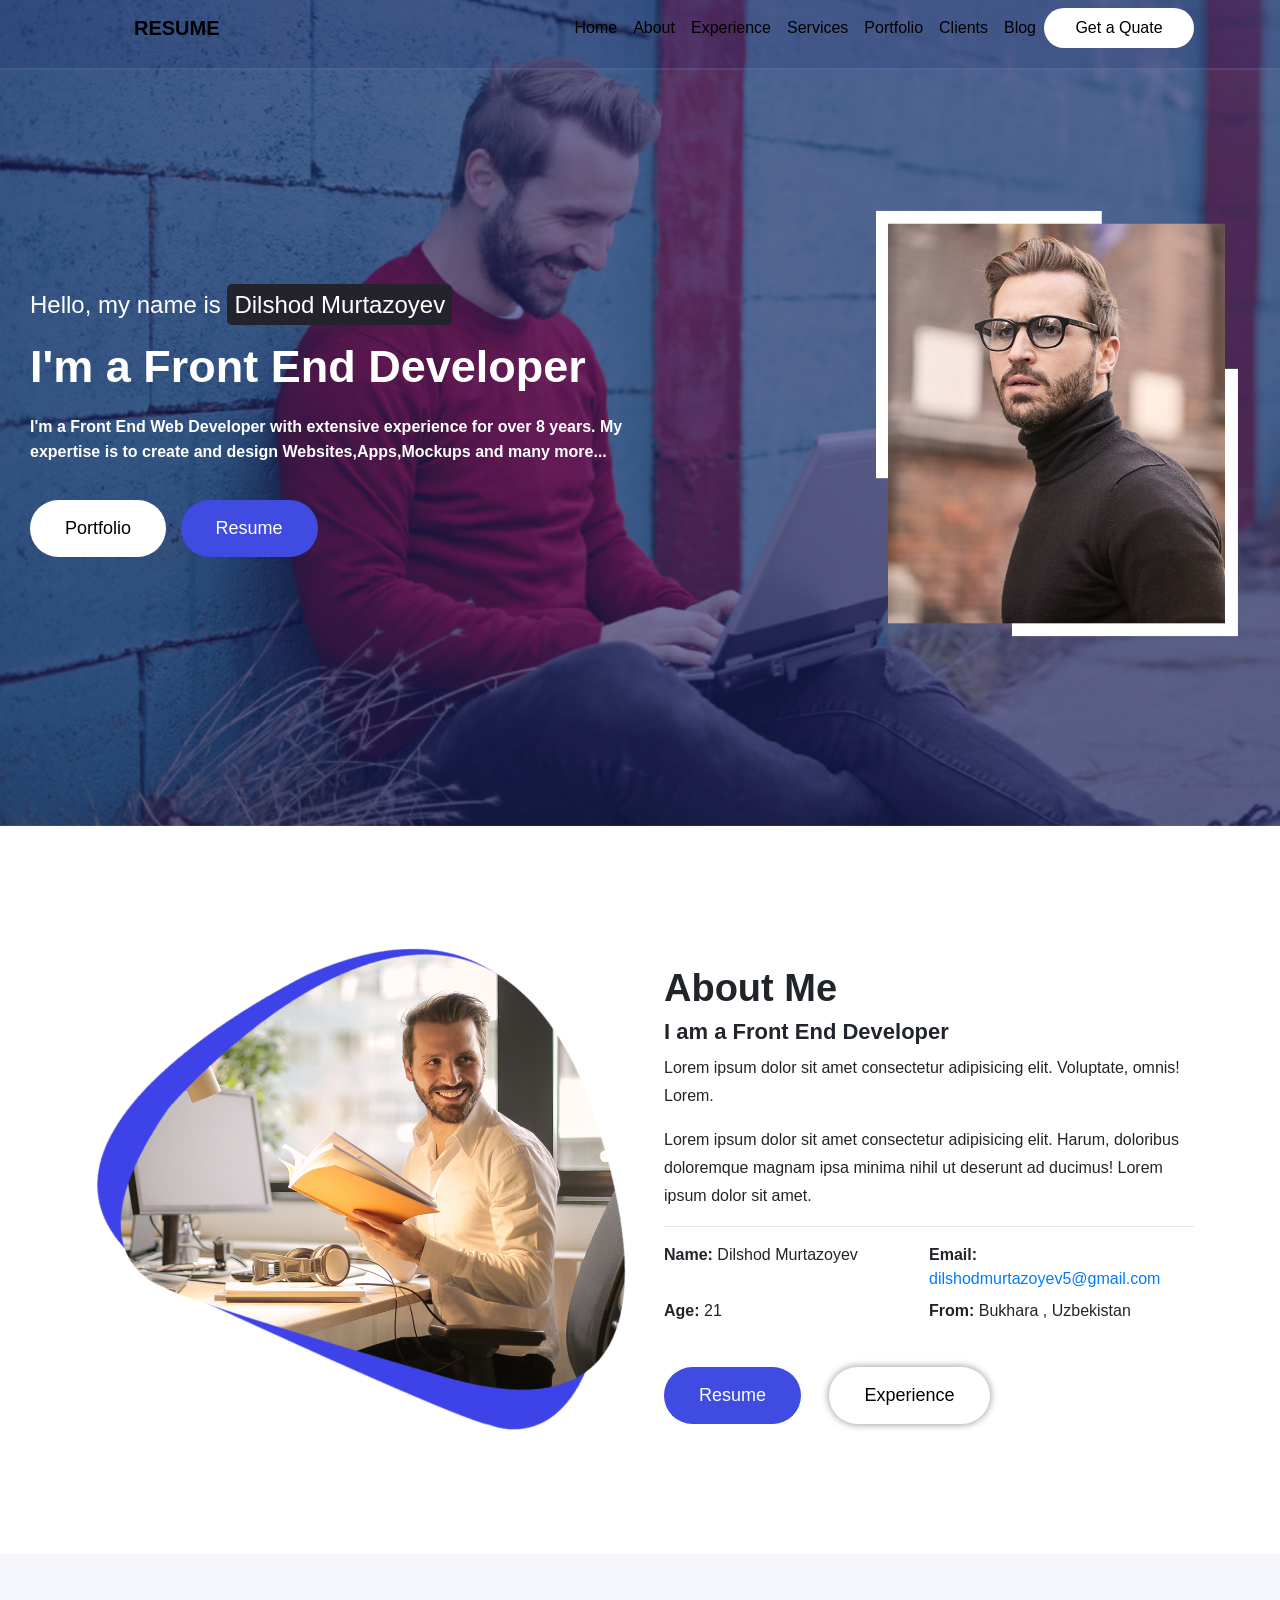
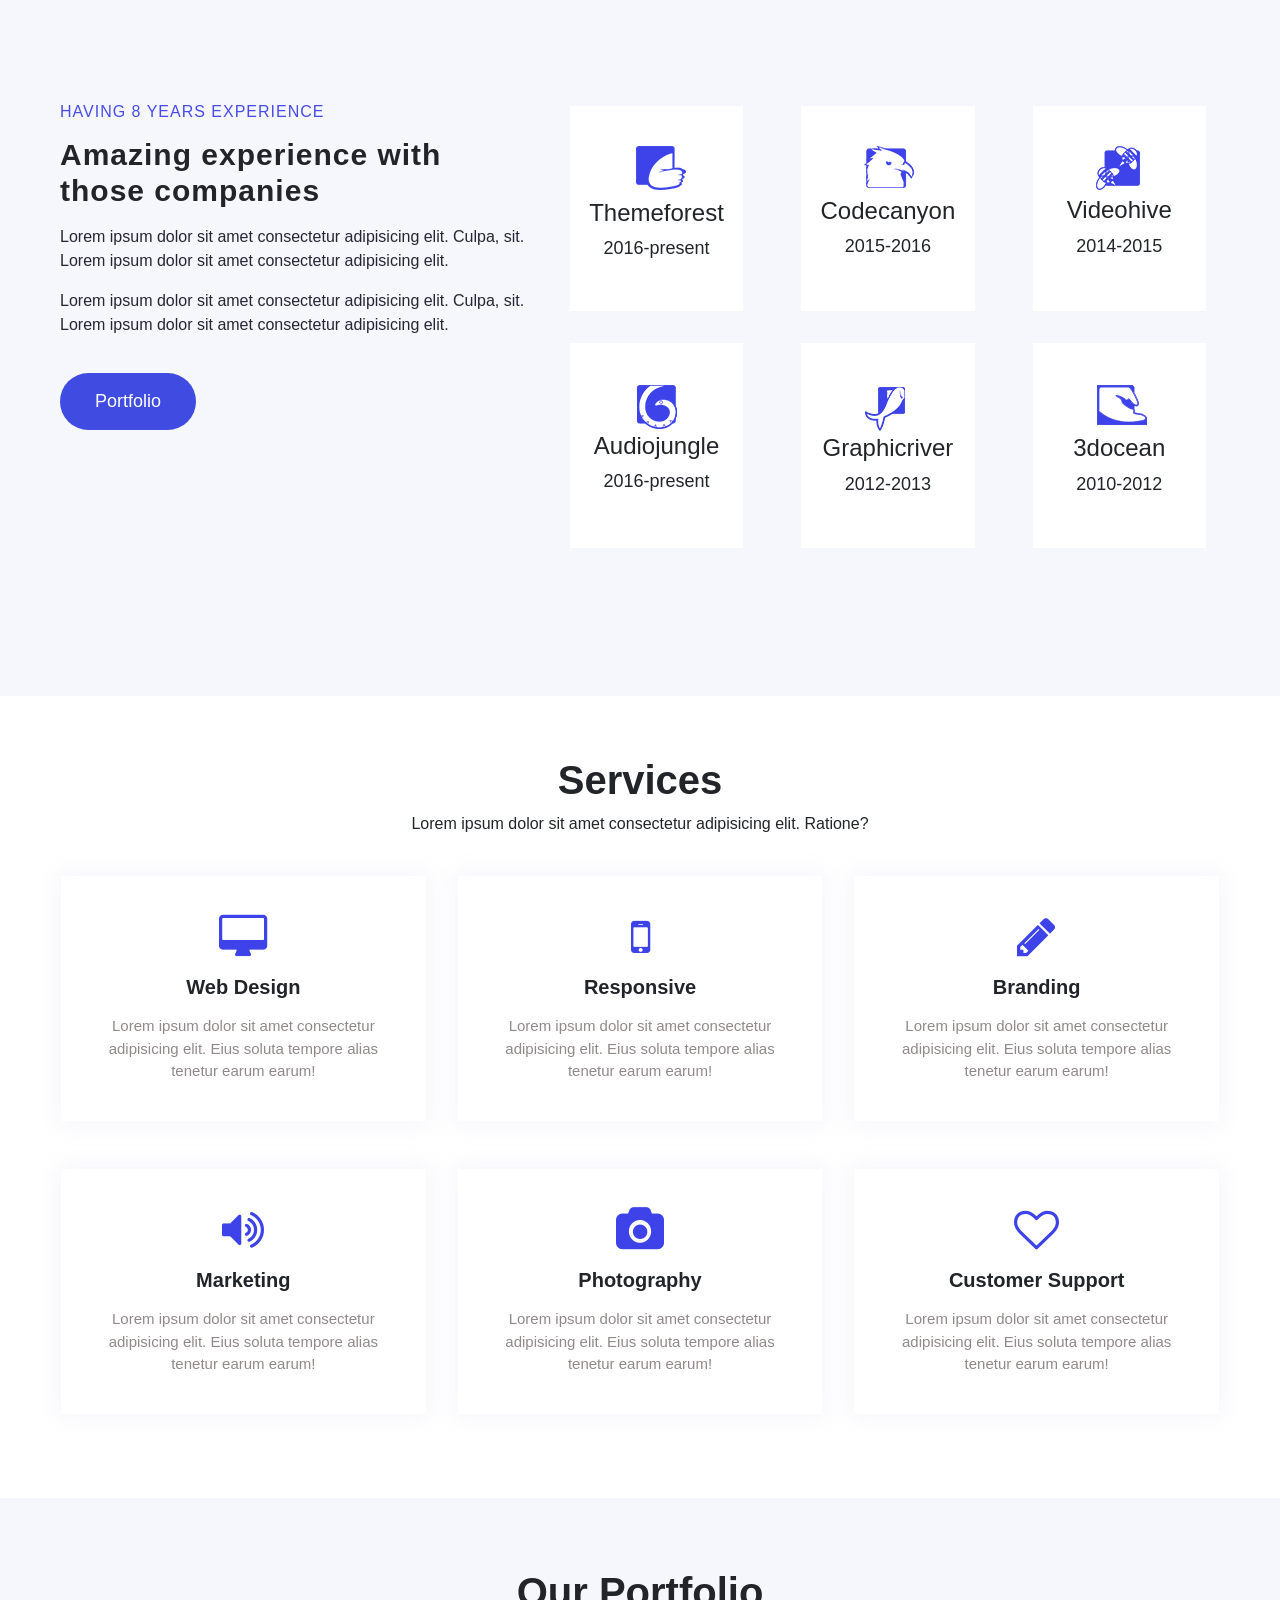
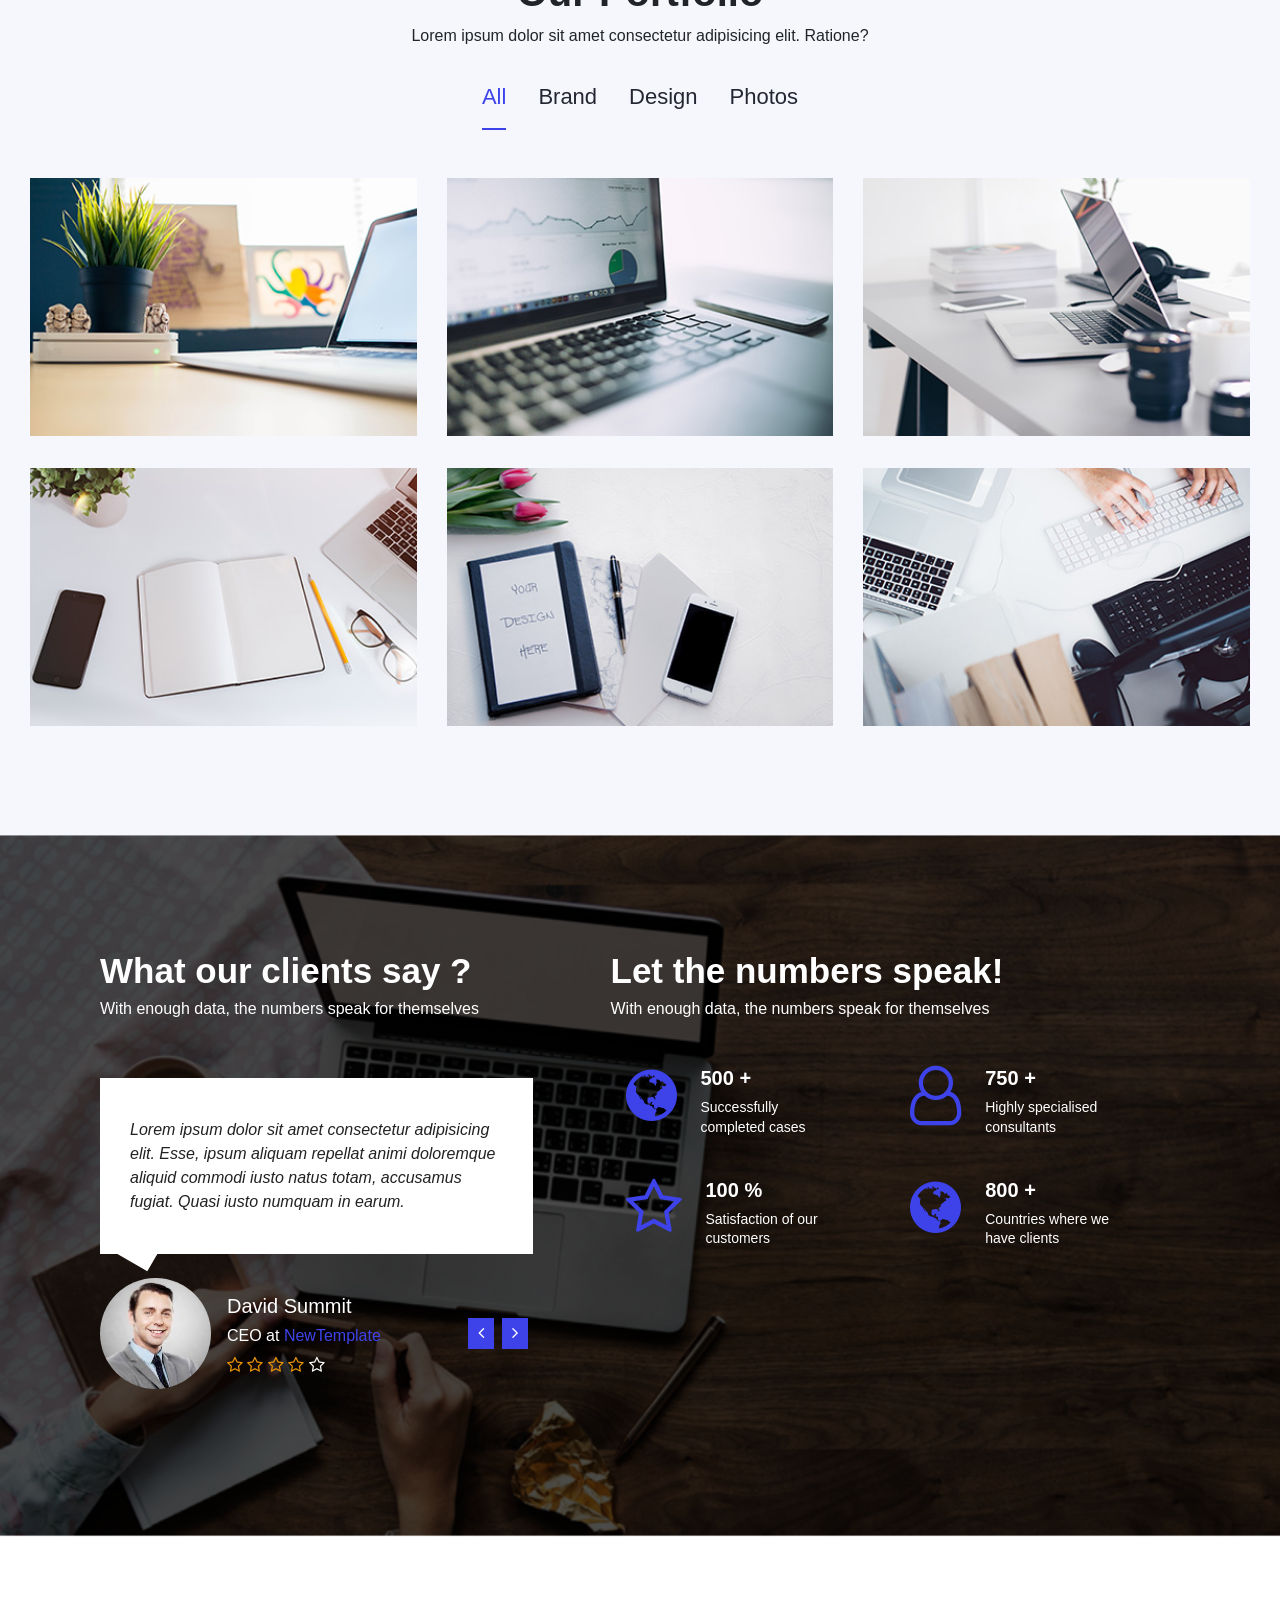
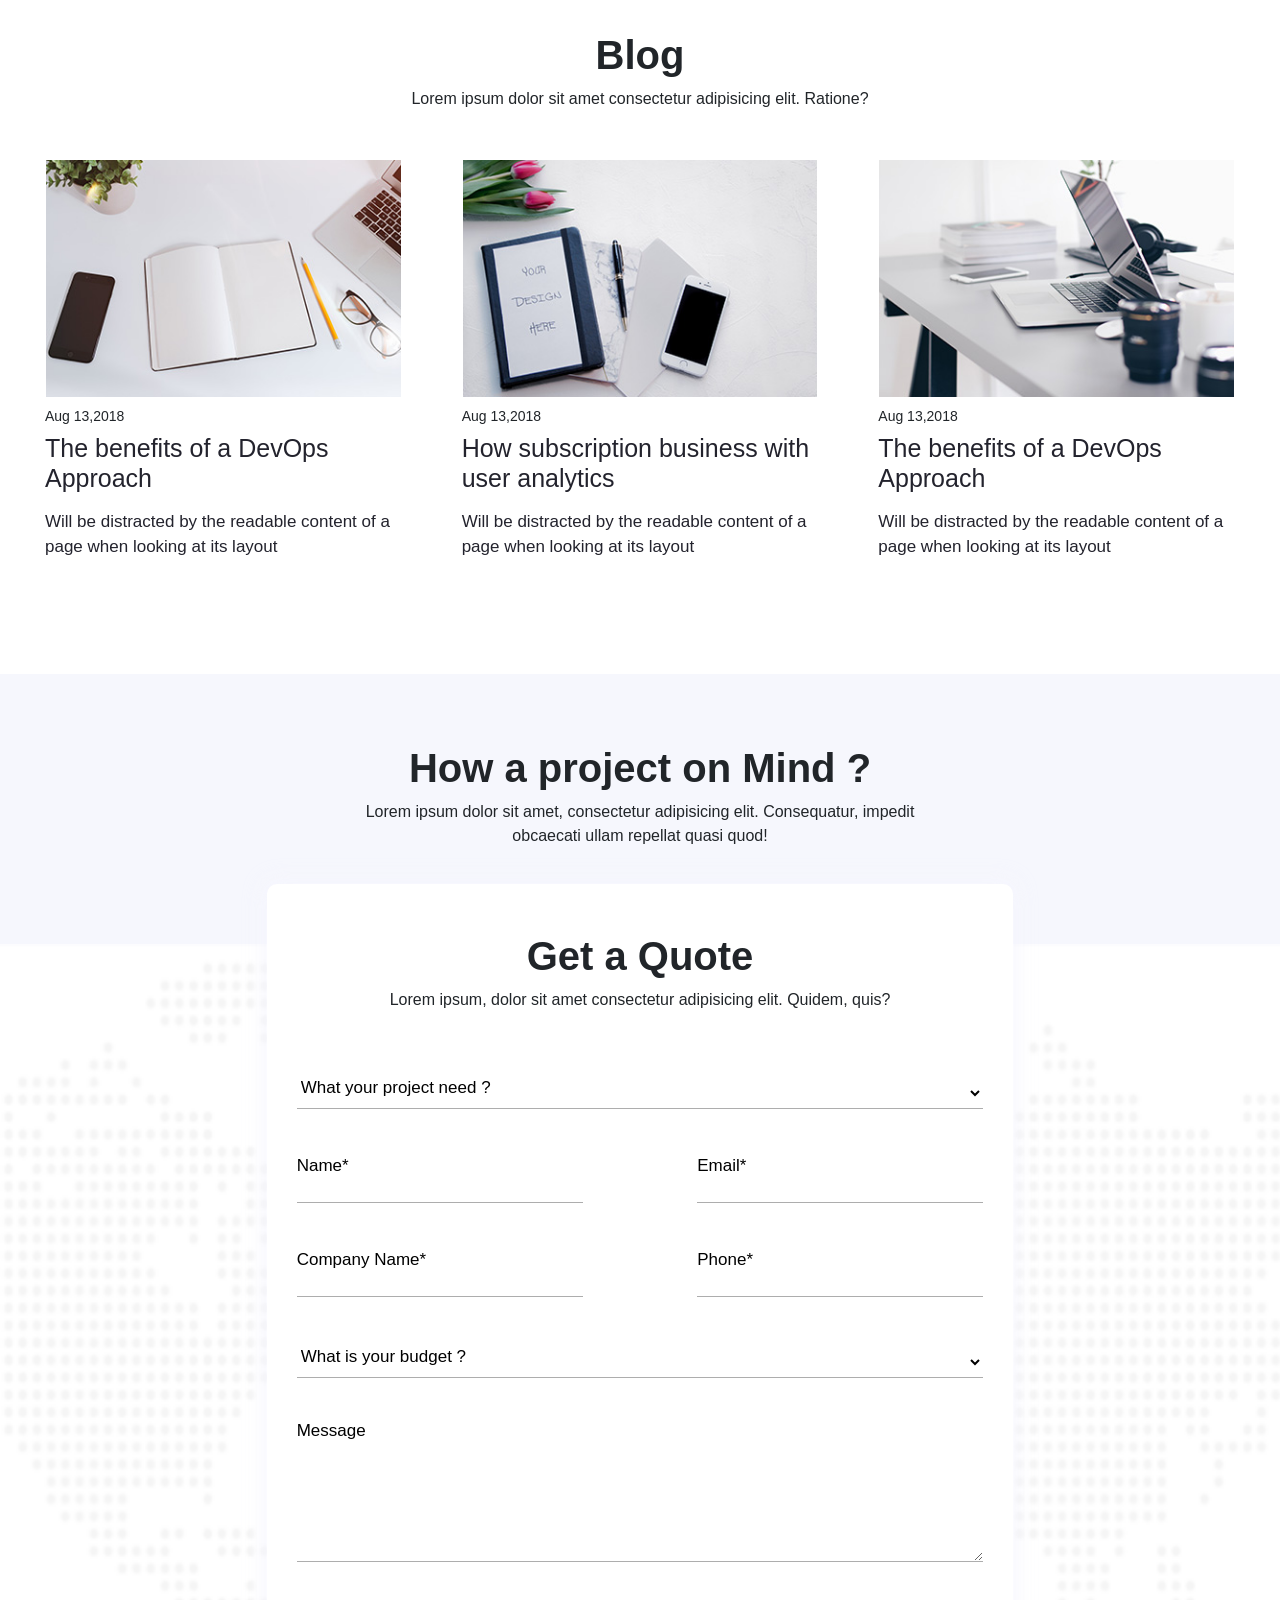
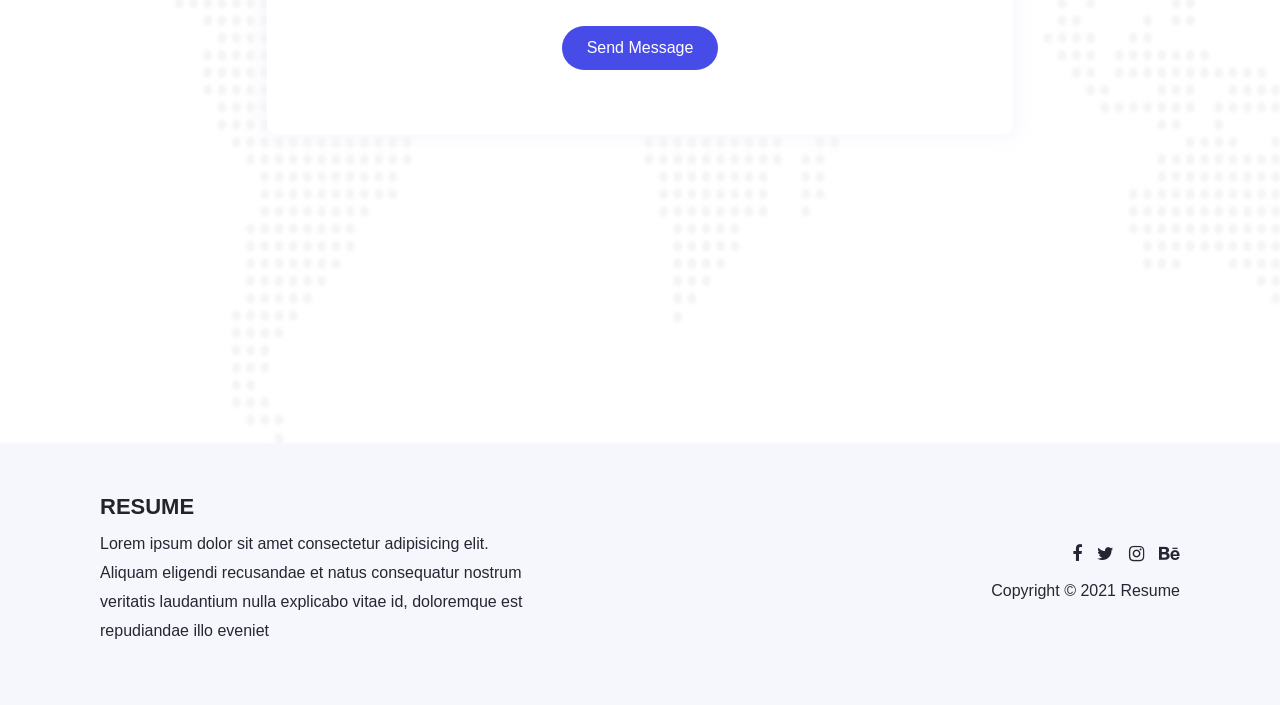
<file: index.html>
<!--Murtazoyev Dilshod-->
<!--Murtazoyev Dilshod-->
<!--Murtazoyev Dilshod-->
<!--Tel:(90) 014-58-67-->
<!--Telegram: @Web_Coder_00-->
<!DOCTYPE html>
<html lang="en">
<head>
    <meta charset="UTF-8"/>
    <title>Resume</title>
    <meta name="viewport" content="width=device-width, user-scalable=no, initial-scale=1.0, maximum-scale=1.0, minimum-scale=1.0">
    <meta http-equiv="X-UA-Compatible" content="ie=edge">
    <meta name="author" content="Murtazoyev Dilshod">
    <meta name="description" content="Resume uchun web site"/>
    <meta name="keywords" content="HTML , CSS , Bootstrap , JavaScriptni o'rganing !!!"/>
    <link rel="stylesheet" href="css/animate.css">
    <link rel="stylesheet" href="css/bootstrap.css">
    <link rel="stylesheet" href="css/style-desktop.css">
    <link rel="stylesheet" href="css/media.css">
    
    <link rel="stylesheet" href="css/font-awesome.css">
    <script type="text/javascript" src="js/wow.js"></script>
    <script type="text/javascript">
        new WOW().init();
    </script>
</head>
<body >
        <header class="wow bounceIn" data-wow-duration="2s">
                <div class="top-banner">
                     <div class="top-banner-bg-color">

                     </div>
                     <div class="container px-0 h-100">
                          <div class="row mx-0">
                              
                                  
                                  <div class="navbar navbar-expand-md  d-flex align-items-center justify-content-between">

                                    <a href="#" class="navbar-brand font-weight-bold text-white ml-5">RESUME</a>
                        
                                    <div class="menu-toggle" onclick="clickMenu()" id="menu-toggle">
                                        <div class="line1"></div>
                                        <div class="line2"></div>
                                        <div class="line3"></div>
                                    </div>
                        
                                    <ul class="navbar-nav text-right" id="menu">
                                        <li class="nav-item"><a href="" class="nav-link text-white">Home</a></li>
                                        <li class="nav-item"><a href="" class="nav-link text-white">About</a></li>
                                        <li class="nav-item"><a href="" class="nav-link text-white">Experience</a></li>
                                        <li class="nav-item"><a href="" class="nav-link text-white">Services</a></li>
                                        <li class="nav-item"><a href="" class="nav-link text-white">Portfolio</a></li>
                                        <li class="nav-item"><a href="" class="nav-link text-white">Clients</a></li>
                                        <li class="nav-item"><a href="" class="nav-link text-white">Blog</a></li>
                                        <button type="submit" class="bg-white border-0 get-a-quate">Get a Quate</button>
                                    </ul>
                        
                                </div>

                          </div>
                     </div>
                </div>
               
                <div class="my-full-information mt-xl-5 pb-xl-5">
                     <div class="container px-0 mt-xl-5 pb-xl-5" style="max-width: 1250px!important;">
                          <div class="row mx-0 pt-xl-5 pb-xl-5 d-xl-flex justify-content-xl-between d-md-flex justify-content-md-between">
                               <div class="wow bounceInLeft  col-xl-6 col-md-8 about-me" data-wow-duration="2s">
                                    <h2>Hello, my name is <span>Dilshod Murtazoyev</span></h2>
                                    <h4>I'm a Front End Developer</h4>
                                    <p>
                                        I'm a Front End Web Developer with extensive experience for over 8 years.
                                        My  expertise is to create and design Websites,Apps,Mockups and many more...
                                    </p>
                                    <div>
                                        <a href="" class="portfolio-button">Portfolio</a>
                                        <a href="" class="resume">Resume</a>
                                    </div>
                               </div>
                               <div class="wow bounceInRight col-xl-4 col-md-4 my-img d-flex justify-content-center align-items-center" data-wow-duration="2s">
                                   <img src="images/big-profile.png" class="w-100" alt="">
                               </div>
                          </div>
                     </div>
                </div>
        </header>

        <section class="wow bounceInUp" id="about-me-content" data-wow-duration="2s">
                 <div class="container p-2">
                      <div class="row mx-0">
                           <div class="wow bounceInLeft col-xl-6 col-md-6 about-me-img p-2 d-md-flex justify-content-md-center align-items-md-center" data-wow-duration="4s">
                                <img src="images/about-image.png" class="w-100" alt="">
                           </div>
                           <div class="wow bounceInRight col-xl-6 col-md-6 about-me-text p-2 pl-xl-4"  data-wow-duration="4s">
                                <h2 class="mt-4">About Me</h2>
                                <h4 class="mt-2">I am a Front End Developer</h4>
                                <p>
                                    Lorem ipsum dolor sit amet consectetur adipisicing elit. Voluptate, omnis!  Lorem.
                                </p>
                                <p>

                                </p>
                                <p>
                                    Lorem ipsum dolor sit amet consectetur adipisicing elit.
                                    Harum, doloribus doloremque magnam ipsa minima nihil ut deserunt ad ducimus! Lorem ipsum dolor sit amet.
                                </p>
                                <hr>
                                <div class="row mx-0">
                                     <div class="col-12 col-xl-6 px-0">
                                          <span  style="font-weight: 400;"> <b>Name: </b> Dilshod Murtazoyev</span>
                                     </div>
                                     <div class="col-12 col-xl-6 px-0">
                                          <span style="font-weight: 400;"> <b>Email: </b> <a href="">dilshodmurtazoyev5@gmail.com</a></span>
                                     </div>
                                </div>
                                <div class="row mx-0 mt-2">
                                     <div class="col-12 col-xl-6 px-0">
                                          <span style="font-weight: 400;"> <b>Age: </b>21</span>
                                     </div>
                                     <div class="col-12 col-xl-6 px-0">
                                          <span style="font-weight: 400;"> <b>From: </b> Bukhara , Uzbekistan</span>
                                     </div>
                                </div>
                                <div class="about-button mt-4">
                                    <a href="" class="resume-about mr-4">Resume</a>
                                    <a href="" class="experience-about">Experience</a>
                                </div>
                           </div data-wow-duration="4s">
                      </div>
                 </div>
        </section>

        <section class="wow bounceInLeft" id="experience" data-wow-duration="2s">
                 <div class="container" style="max-width: 1220px!important;">
                      <div class="row mx-0">
                           <div class="wow bounceInUp col-xl-5 experience-text" data-wow-duration="4s">
                                <h2 class="mt-xl-5">HAVING 8 YEARS EXPERIENCE</h2>
                                <h4 class="mt-3 mb-3">Amazing experience with those companies</h4>
                                <p>
                                    Lorem ipsum dolor sit amet consectetur adipisicing elit. Culpa, sit.
                                    Lorem ipsum dolor sit amet consectetur adipisicing elit.
                                </p>
                                <p>
                                    Lorem ipsum dolor sit amet consectetur adipisicing elit. Culpa, sit.
                                    Lorem ipsum dolor sit amet consectetur adipisicing elit.
                                </p>
                               <a href="" class="mb-xl-5 mb-5">Portfolio</a>
                           </div>
                           <div class="wow bounceInDown col-xl-7 experience-block px-0" data-wow-duration="4s">
                                <div class="row mx-0 mt-xl-5 d-xl-flex justify-content-xl-around d-md-flex justify-content-md-around">
                                     <div class="logo-company my-md-3 my-xl-1 col-xl-3 col-md-5 d-flex flex-column justify-content-center align-items-center">
                                         <img src="images/about-icon-01.png" alt="">
                                         <h2>Themeforest</h2>
                                         <p>2016-present</p>
                                     </div>
                                     <div class="logo-company my-md-3 my-xl-1 col-xl-3 col-md-5 d-flex flex-column justify-content-center align-items-center">
                                         <img src="images/about-icon-02.png" alt="">
                                         <h2>Codecanyon</h2>
                                         <p>2015-2016</p>
                                     </div>
                                    <div class="logo-company my-md-3 my-xl-1 col-xl-3 col-md-5 d-flex flex-column justify-content-center align-items-center">
                                         <img src="images/about-icon-03.png" alt="">
                                         <h2>Videohive</h2>
                                         <p>2014-2015</p>
                                     </div>
                                    <div class="logo-company my-md-3 my-xl-1 col-xl-3 col-md-5 d-none d-xl-none d-md-flex flex-md-column justify-content-md-center align-items-md-center">
                                        <img src="images/about-icon-04.png" alt="">
                                        <h2>Audiojungle</h2>
                                        <p>2013-2014</p>
                                    </div>
                                </div>
                                <div class="row mx-0 mt-xl-4 mb-xl-4 d-xl-flex justify-content-xl-around d-md-flex justify-content-md-around">
                                    <div class="logo-company my-md-3 my-xl-1 col-xl-3 col-md-5 d-flex d-xl-flex flex-column justify-content-center align-items-center d-md-none">
                                        <img src="images/about-icon-04.png" alt="">
                                        <h2>Audiojungle</h2>
                                        <p>2016-present</p>
                                    </div>
                                    <div class="logo-company my-md-3 my-xl-1 col-xl-3 col-md-5 d-flex flex-column justify-content-center align-items-center">
                                        <img src="images/about-icon-05.png" alt="">
                                        <h2>Graphicriver</h2>
                                        <p>2012-2013</p>
                                    </div>
                                    <div class="logo-company my-md-3 my-xl-1 col-xl-3 col-md-5 d-flex flex-column justify-content-center align-items-center">
                                        <img src="images/about-icon-06.png" alt="">
                                        <h2>3docean</h2>
                                        <p>2010-2012</p>
                                    </div>
                                </div>
                           </div>
                      </div>
                 </div>
        </section>

        <section class="wow bounceIn" id="services-content" data-wow-duration="2s">
                 <div class="container" style="max-width:1220px;">
                      <div class="row mx-0">
                           <div class="col-12 services-title">
                                <h2>Services</h2>
                                <p class="mt-2 text-center">Lorem ipsum dolor sit amet consectetur adipisicing elit. Ratione?</p>
                           </div>
                      </div>
                      <div class="row mx-0 d-xl-flex flex-xl-nowrap justify-content-xl-around align-items-xl-around service-block">
                           <div class="wow bounceInLeft services-box my-4 mx-3 md-block" data-wow-duration="2s">
                                <i class="fa fa-desktop"></i>
                                <div class="service-info">
                                     <h4 class="my-3">Web Design</h4>
                                     <p>
                                         Lorem ipsum dolor sit amet consectetur adipisicing elit.
                                         Eius soluta tempore alias tenetur earum earum!
                                     </p>
                                </div>
                           </div>
                           <div class="wow bounceInDown services-box my-4 mx-3 md-block" data-wow-duration="2s">
                                <i class="fa fa-mobile"></i>
                                <div class="service-info">
                                     <h4 class="my-3">Responsive</h4>
                                     <p>
                                         Lorem ipsum dolor sit amet consectetur adipisicing elit.
                                         Eius soluta tempore alias tenetur earum earum!
                                     </p>
                                </div>
                           </div>
                           <div class="wow bounceInRight services-box my-4 mx-3 md-block" data-wow-duration="2s">
                                <i class="fa fa-pencil"></i>
                                <div class="service-info">
                                     <h4 class="my-3">Branding</h4>
                                     <p>
                                         Lorem ipsum dolor sit amet consectetur adipisicing elit.
                                         Eius soluta tempore alias tenetur earum earum!
                                     </p>
                                </div>
                           </div>
                           <div class="wow bounceInLeft services-box my-4 mx-3 md-block marketing1"  data-wow-duration="2s">
                                  <i class="fa fa-volume-up"></i>
                                  <div class="service-info">
                                      <h4 class="my-3">Marketing</h4>
                                      <p>
                                          Lorem ipsum dolor sit amet consectetur adipisicing elit.
                                          Eius soluta tempore alias tenetur earum earum!
                                      </p>
                                  </div>
                           </div>
                      </div>
                      <div class="row mx-0 d-xl-flex flex-xl-nowrap justify-content-xl-around align-items-xl-around service-block">
                           <div class="wow bounceInLeft services-box my-4 mx-3 marketing2"  data-wow-duration="2s">
                                <i class="fa fa-volume-up"></i>
                                <div class="service-info">
                                     <h4 class="my-3">Marketing</h4>
                                     <p>
                                         Lorem ipsum dolor sit amet consectetur adipisicing elit.
                                         Eius soluta tempore alias tenetur earum earum!
                                     </p>
                                </div>
                           </div>
                           <div class="wow bounceInUp services-box my-4 mx-3 md-block"  data-wow-duration="2s">
                                <i class="fa fa-camera"></i>
                                <div class="service-info">
                                     <h4 class="my-3">Photography</h4>
                                     <p>
                                         Lorem ipsum dolor sit amet consectetur adipisicing elit.
                                         Eius soluta tempore alias tenetur earum earum!
                                     </p>
                                </div>
                           </div>
                           <div class="wow bounceInRight services-box my-4 mx-3 md-block"  data-wow-duration="2s">
                                <i class="fa fa-heart-o"></i>
                                <div class="service-info">
                                     <h4 class="my-3">Customer Support</h4>
                                     <p>
                                         Lorem ipsum dolor sit amet consectetur adipisicing elit.
                                         Eius soluta tempore alias tenetur earum earum!
                                     </p>
                                </div>
                           </div>
                      </div>
                 </div>
        </section>

        <section class="wow slideInDown" id="our-portfolio-content" data-wow-duration="2s">
               <div class="container" style="max-width: 1300px!important;">
                     <div class="row mx-0">
                           <div class="col-12 our-portfolio-title">
                               <h2>Our Portfolio</h2>
                               <p class="mt-2 text-center">Lorem ipsum dolor sit amet consectetur adipisicing elit. Ratione?</p>
                               <div class="design-types">
                                    <ul class="types-list my-3">
                                        <li> <a href="#" class="mx-3 active">All</a> </li>
                                        <li> <a href="#" class="mx-3">Brand</a> </li>
                                        <li> <a href="#" class="mx-3">Design</a> </li>
                                        <li> <a href="#" class="mx-3">Photos</a> </li>
                                    </ul>
                               </div>
                           </div>
                     </div>
                     <div class="row mx-0 my-4 our-portfolio-boxes">
                          <div class="wow slideInLeft col-lg-4 col-md-6 mb-4 mt-2 our-portfolio-box" data-wow-duration="2s">
                               <div class="portfolio-img-name-link">
                                   <img src="images/portfolio-01.jpg" alt="">
                                   <div class="brand">
                                       <a href="#">Brand</a>
                                   </div>
                                   <div class="name-portfolio-link">
                                       <div class="name-portfolio">
                                           <h4>Business Card</h4>
                                       </div>
                                       <div class="link-portfolio">
                                           <a href="#"><i class="fa fa-eye"></i></a>
                                           <a href="#"><i class="fa fa-link"></i></a>
                                       </div>
                                   </div>
                               </div>
                          </div>
                          <div class="wow slideInDown col-lg-4 col-md-6 mb-4 mt-2 our-portfolio-box" data-wow-duration="2s">
                               <div class="portfolio-img-name-link">
                                   <img src="images/portfolio-02.jpg" alt="">
                                   <div class="brand">
                                       <a href="#">Brand</a>
                                   </div>
                                   <div class="name-portfolio-link">
                                       <div class="name-portfolio">
                                           <h4>Animate Art</h4>
                                       </div>
                                       <div class="link-portfolio">
                                           <a href="#"><i class="fa fa-eye"></i></a>
                                           <a href="#"><i class="fa fa-link"></i></a>
                                       </div>
                                   </div>
                               </div>
                          </div>
                          <div class="wow slideInRight col-lg-4 col-md-6 mb-4 mt-2 our-portfolio-box" data-wow-duration="2s">
                               <div class="portfolio-img-name-link">
                                   <img src="images/portfolio-03.jpg" alt="">
                                   <div class="brand">
                                       <a href="#">Brand</a>
                                   </div>
                                   <div class="name-portfolio-link">
                                       <div class="name-portfolio">
                                           <h4>Business Card</h4>
                                       </div>
                                       <div class="link-portfolio">
                                           <a href="#"><i class="fa fa-eye"></i></a>
                                           <a href="#"><i class="fa fa-link"></i></a>
                                       </div>
                                   </div>
                               </div>
                          </div da>
                          <div class="wow slideInLeft col-lg-4 col-md-6 mb-4 mt-2 our-portfolio-box" data-wow-duration="2s">
                               <div class="portfolio-img-name-link">
                                   <img src="images/portfolio-04.jpg" alt="">
                                   <div class="brand">
                                       <a href="#">Brand</a>
                                   </div>
                                   <div class="name-portfolio-link">
                                       <div class="name-portfolio">
                                           <h4>Business Card</h4>
                                       </div>
                                       <div class="link-portfolio">
                                           <a href="#"><i class="fa fa-eye"></i></a>
                                           <a href="#"><i class="fa fa-link"></i></a>
                                       </div>
                                   </div>
                               </div>
                          </div>
                          <div class="wow bounceInUp col-lg-4 col-md-6 mb-4 mt-2 our-portfolio-box" data-wow-duration="2s">
                               <div class="portfolio-img-name-link">
                                   <img src="images/portfolio-05.jpg" alt="">
                                   <div class="brand">
                                       <a href="#">Brand</a>
                                   </div>
                                   <div class="name-portfolio-link">
                                       <div class="name-portfolio">
                                           <h4>Business Card</h4>
                                       </div>
                                       <div class="link-portfolio">
                                           <a href="#"><i class="fa fa-eye"></i></a>
                                           <a href="#"><i class="fa fa-link"></i></a>
                                       </div>
                                   </div>
                               </div>
                          </div>
                          <div class="wow slideInRight col-lg-4 col-md-6 mb-4 mt-2 our-portfolio-box" data-wow-duration="2s">
                               <div class="portfolio-img-name-link">
                                   <img src="images/portfolio-06.jpg" alt="">
                                   <div class="brand">
                                       <a href="#">Brand</a>
                                   </div>
                                   <div class="name-portfolio-link">
                                       <div class="name-portfolio">
                                           <h4>Business Card</h4>
                                       </div>
                                       <div class="link-portfolio">
                                           <a href="#"><i class="fa fa-eye"></i></a>
                                           <a href="#"><i class="fa fa-link"></i></a>
                                       </div>
                                   </div>
                               </div>
                          </div>
                     </div>
               </div>
        </section>

        <section class="wow bounceInRight" id="clients-content" data-wow-duration="2s">
                 <div class="container">
                      <div class="row mx-0">
                            <div class="wow bounceInDown col-lg-5" data-wow-duration="3s">
                                 <h2 class="mt-3">What our clients say ?</h2>
                                 <h4>With enough data, the numbers speak for themselves</h4>
                                 <div class="david-view">
                                      <p>
                                         <i>
                                             Lorem ipsum dolor sit amet consectetur adipisicing elit.
                                             Esse, ipsum aliquam repellat animi doloremque aliquid commodi iusto natus totam, accusamus fugiat.
                                             Quasi iusto numquam in earum.
                                         </i>
                                      </p>
                                 </div>
                                 <div class="row mx-0 david-summit mt-4 mb-5">
                                      <div class="col-8 px-0 david-img-text d-flex">
                                           <div class="david-img">
                                               <img src="images/test.jpg" alt="">
                                           </div>
                                           <div class="david-text ml-3">
                                                <h5 class="mt-3">
                                                    David Summit
                                                </h5>
                                                <h6>
                                                    CEO at <span>NewTemplate</span>
                                                </h6>
                                                <span>
                                                    <i class="fa fa-star-o"></i>
                                                    <i class="fa fa-star-o"></i>
                                                    <i class="fa fa-star-o"></i>
                                                    <i class="fa fa-star-o"></i>
                                                    <i class="fa fa-star-o"></i>
                                                </span>
                                           </div>
                                      </div>
                                      <div class="col-4 px-0 pagination d-flex justify-content-end align-items-center">
                                          <a href="" class="mx-1"> <i class="fa fa-angle-left"></i> </a>
                                          <a href="" class="mx-1"> <i class="fa fa-angle-right"></i> </a>
                                      </div>
                                 </div>
                            </div>
                            <div class="wow bounceInUp col-lg-7" data-wow-duration="3s">
                                 <div class="row mx-0 pl-lg-5">
                                      <div class="col-12 px-0">
                                          <h2 class="mt-3">Let the numbers speak!</h2>
                                          <h4>With enough data, the numbers speak for themselves</h4>
                                      </div>
                                 </div>
                                 <div class="row mx-0 mt-5 pl-lg-5">
                                      <div class="col-6">
                                           <div class="numbers-item d-flex">
                                                <div class="numbers-item-logo">
                                                     <i class="fa fa-globe"></i>
                                                </div>
                                                <div class="numbers-item-info ml-lg-4 ml-3">
                                                     <h5>500 +</h5>
                                                     <p>Successfully <br>completed cases</p>
                                                </div>
                                           </div>
                                      </div>
                                     <div class="col-6">
                                           <div class="numbers-item d-flex">
                                                <div class="numbers-item-logo">
                                                     <i class="fa fa-user-o"></i>
                                                </div>
                                                <div class="numbers-item-info ml-lg-4 ml-3 ">
                                                     <h5>750 +</h5>
                                                     <p>Highly specialised  <br>  consultants</p>
                                                </div>
                                           </div>
                                      </div>
                                      <div class="col-6 mt-4">
                                           <div class="numbers-item d-flex">
                                                <div class="numbers-item-logo">
                                                     <i class="fa fa-star-o"></i>
                                                </div>
                                                <div class="numbers-item-info ml-lg-4 ml-3 ">
                                                     <h5>100 %</h5>
                                                     <p>Satisfaction of our <br>customers</p>
                                                </div>
                                           </div>
                                      </div>
                                     <div class="col-6 mt-4">
                                           <div class="numbers-item d-flex">
                                                <div class="numbers-item-logo">
                                                     <i class="fa fa-globe"></i>
                                                </div>
                                                <div class="numbers-item-info ml-lg-4 ml-3 ">
                                                     <h5>800 +</h5>
                                                     <p>Countries where we <br> have clients</p>
                                                </div>
                                           </div>
                                      </div>
                                 </div>
                            </div>
                      </div>
                 </div>
        </section>

        <section class="wow slideInDown" id="blog-content" data-wow-duration="2s">
                 <div class="container py-4" style="max-width: 1280px!important;">
                      <div class="row mx-0">
                         <div class="col-12 blog-title">
                             <h2>Blog</h2>
                             <p class="mt-2 text-center">Lorem ipsum dolor sit amet consectetur adipisicing elit. Ratione?</p>
                         </div>
                     </div>
                      <div class="row mx-0 mt-4">
                          <div class="wow bounceInLeft col-lg-4 col-md-6 mb-4 mt-2" data-wow-duration="2s">
                               <div class="row mx-0 px-0">
                                    <div class="col-12">
                                        <div class="blog-img-name-link">
                                            <img src="images/portfolio-04.jpg" alt="">
                                            <div class="news">
                                                <a href="#">NEWS</a>
                                            </div>
                                        </div>
                                    </div>
                                   <div class="col-12 mt-0 blog-img-name-info">
                                       <h4>Aug 13,2018</h4>
                                       <h3 class="my-2">The benefits of a DevOps Approach</h3>
                                       <p class="mt-3">Will be distracted by the readable content of a page when looking at its layout</p>
                                   </div>
                               </div>
                          </div>
                          <div class="wow bounceInUp col-lg-4 col-md-6 mb-4 mt-2" data-wow-duration="2s">
                               <div class="row mx-0 px-0">
                                    <div class="col-12">
                                        <div class="blog-img-name-link">
                                            <img src="images/portfolio-05.jpg" alt="">
                                            <div class="news">
                                                <a href="#">NEWS</a>
                                            </div>
                                        </div>
                                    </div>
                                   <div class="col-12 mt-0 blog-img-name-info">
                                       <h4>Aug 13,2018</h4>
                                       <h3 class="my-2">How subscription business with user analytics</h3>
                                       <p class="mt-3">Will be distracted by the readable content of a page when looking at its layout</p>
                                   </div>
                               </div>
                          </div>
                          <div class="wow bounceInRight col-lg-4 col-md-6 mb-4 mt-2" data-wow-duration="2s">
                               <div class="row mx-0 px-0">
                                    <div class="col-12">
                                        <div class="blog-img-name-link">
                                            <img src="images/portfolio-03.jpg" alt="">
                                            <div class="news">
                                                <a href="#">NEWS</a>
                                            </div>
                                        </div>
                                    </div>
                                   <div class="col-12 mt-0 blog-img-name-info">
                                       <h4>Aug 13,2018</h4>
                                       <h3 class="my-2">The benefits of a DevOps Approach</h3>
                                       <p class="mt-3">Will be distracted by the readable content of a page when looking at its layout</p>
                                   </div>
                               </div>
                          </div>
                      </div>
                 </div>
        </section>

        <section class="wow bounceInDown" id="project-mind" data-wow-duration="2s">
                 <div class="container">
                      <div class="row mx-0 d-flex justify-content-center">
                          <div class="col-12 col-lg-7 project-mind-title">
                               <h2>How a project on Mind ?</h2>
                               <p class="mt-2 text-center">
                                   Lorem ipsum dolor sit amet, consectetur adipisicing elit. Consequatur, impedit
                                   obcaecati ullam repellat quasi quod!
                               </p>
                          </div>
                      </div>
                 </div>
        </section>

        <section class="wow bounceIn" id="get-quate" data-wow-duration="3s">
                 <div class="container">
                      <div class="row mx-0 d-flex flex-column align-items-center">
                           <div class="wow bounceInUp col-lg-7 py-5 get-quate-information" data-wow-duration="2s">
                               <div class="row mx-0 d-flex justify-content-center">
                                   <div class="col-12 get-quate-title">
                                       <h2>Get a Quote</h2>
                                       <p class="mt-2 text-center">
                                           Lorem ipsum, dolor sit amet consectetur adipisicing elit. Quidem, quis?
                                       </p>
                                   </div>
                                   <div class="col-12 mt-5 mb-3 get-quate-form">
                                       <form action="">
                                             <select name="project-need" id="projext-needs" class="w-100">
                                                     <option value="What your project need ?">What your project need ?</option>
                                                     <option value="Custom interface and layout">Custom interface and layout</option>
                                                     <option value="CMS integrations (Wordpress)">CMS integrations (Wordpress)</option>
                                                     <option value="Website design">Website Design</option>
                                                     <option value="SEO optimization">SEO optimization</option>
                                             </select>
                                       </form>
                                   </div>
                                   <div class="col-12 mt-5">
                                        <div class="row mx-0 d-lg-flex justify-content-lg-between d-md-flex justify-content-md-between">
                                               <div class="col-lg-5 col-12 col-md-5 px-0 position-relative group">
                                                   <input type="text" name="fsname" id="name" required="required">
                                                   <label for="">Name*</label>
                                                   <span class="border-bottom"></span>
                                               </div>
                                              <div class="col-lg-5 col-12 col-md-5 mt-md-0 mt-5 mt-xl-0 px-0 position-relative group">
                                                   <input type="email" name="email" id="email" required="required">
                                                   <label for="">Email*</label>
                                                   <span class="border-bottom"></span>
                                               </div>
                                        </div>
                                   </div>
                                    <div class="col-12 mt-3">
                                        <div class="row mx-0 mt-5 d-lg-flex justify-content-lg-between d-md-flex justify-content-md-between">
                                            <div class="col-lg-5 col-12 col-md-5  px-0 position-relative group">
                                                <input type="text" name="cname" id="cname" required="required">
                                                <label for="">Company Name*</label>
                                                <span class="border-bottom"></span>
                                            </div>
                                            <div class="col-lg-5 col-12 col-md-5 mt-md-0 mt-5 mt-xl-0 px-0 position-relative group">
                                                <input type="phone" name="phone" id="phone" required="required">
                                                <label for="">Phone*</label>
                                                <span class="border-bottom"></span>
                                            </div>
                                        </div>
                                    </div>
                                   <div class="col-12 mt-5 mb-3 get-quate-form">
                                       <form action="">
                                           <select id="your-project-budget" name="budget">
                                               <option value="What is your budget">What is your budget ?</option>
                                               <option value="Custom interface and layout">More than 300$</option>
                                               <option value="CMS integrations (Wordpress)">Less than 300$</option>
                                               <option value="CMS integrations (Wordpress)">More than 1000$</option>
                                           </select>
                                       </form>
                                   </div>
                                   <div class="col-12 mt-5 mb-3" style="height: 120px;">
                                        <div class="message-group">
                                             <textarea name="message" required="required"></textarea>
                                             <label>Message</label>
                                             <span class="textarea-border"></span>
                                        </div>
                                   </div>
                                   <div class="col-12 mt-5 sendmessage-button d-flex justify-content-center">
                                           <a href="">Send Message</a>
                                   </div>
                               </div>
                           </div>
                           <div class="col-lg-8">
                                <div class="row mx-0 ">
                                     <div class="wow bounceInLeft col-lg-4 col-12 d-flex align-items-center flex-column details" data-wow-duration="2s">
                                          <i class="fa fa-mobile"></i>
                                          <h4>Call Us</h4>
                                          <p class="text-center">+998990145867<br> +998990145867</p>
                                     </div>
                                     <div class="wow bounceInDown col-lg-4 col-12 d-flex align-items-center flex-column details" data-wow-duration="2s">
                                          <i class="fa fa-envelope-o"></i>
                                          <h4>Email Us</h4>
                                          <p class="text-center">dilshodmurtazoyev5@gmail.com <br> dilshodmurtazoyev5@gmail.com </p>
                                     </div>
                                     <div class="wow bounceInRight col-lg-4 col-12 d-flex align-items-center flex-column details" data-wow-duration="2s">
                                          <i class="fa fa-map-marker"></i>
                                          <h4>Address</h4>
                                          <p class="text-center">Bukhara Kagan, 16/30 <br>Bukhara , Uzbekistan</p>
                                     </div>
                                </div>
                           </div>
                      </div>
                 </div>
        </section>

        <footer class="wow bounce" data-wow-duration="2s">
              <div class="container">
                   <div class="row mx-0">
                        <div class="wow bounceInLeft col-lg-5 col-12 resume-footer" data-wow-duration="2s">
                             <h3>Resume</h3>
                             <p>
                                   Lorem ipsum dolor sit amet consectetur adipisicing elit.
                                   Aliquam eligendi recusandae et natus consequatur nostrum
                                   veritatis laudantium nulla explicabo vitae id, doloremque est repudiandae illo eveniet
                             </p>
                        </div>
                       <div class="wow bounceInRight col-lg-7 col-12 my-4 my-lg-0 mt social-media-info" data-wow-duration="2s">
                               <ul class="mb-0">
                                   <li> <a href="">  <i class="fa fa-facebook"></i> </a>  </li>
                                   <li> <a href="">  <i class="fa fa-twitter"></i> </a>  </li>
                                   <li> <a href="">  <i class="fa fa-instagram"></i> </a>  </li>
                                   <li> <a href="">  <i class="fa fa-behance"></i> </a>  </li>
                               </ul>
                               <p class="">Copyright © 2021 Resume</p>
                       </div>
                   </div>

              </div>
        </footer>


        <script src="js/jquery.js"></script>
        <script src="js/bootstrap.js"></script>
        <script src="js/main.js"></script>

</body>
</html>
</file>
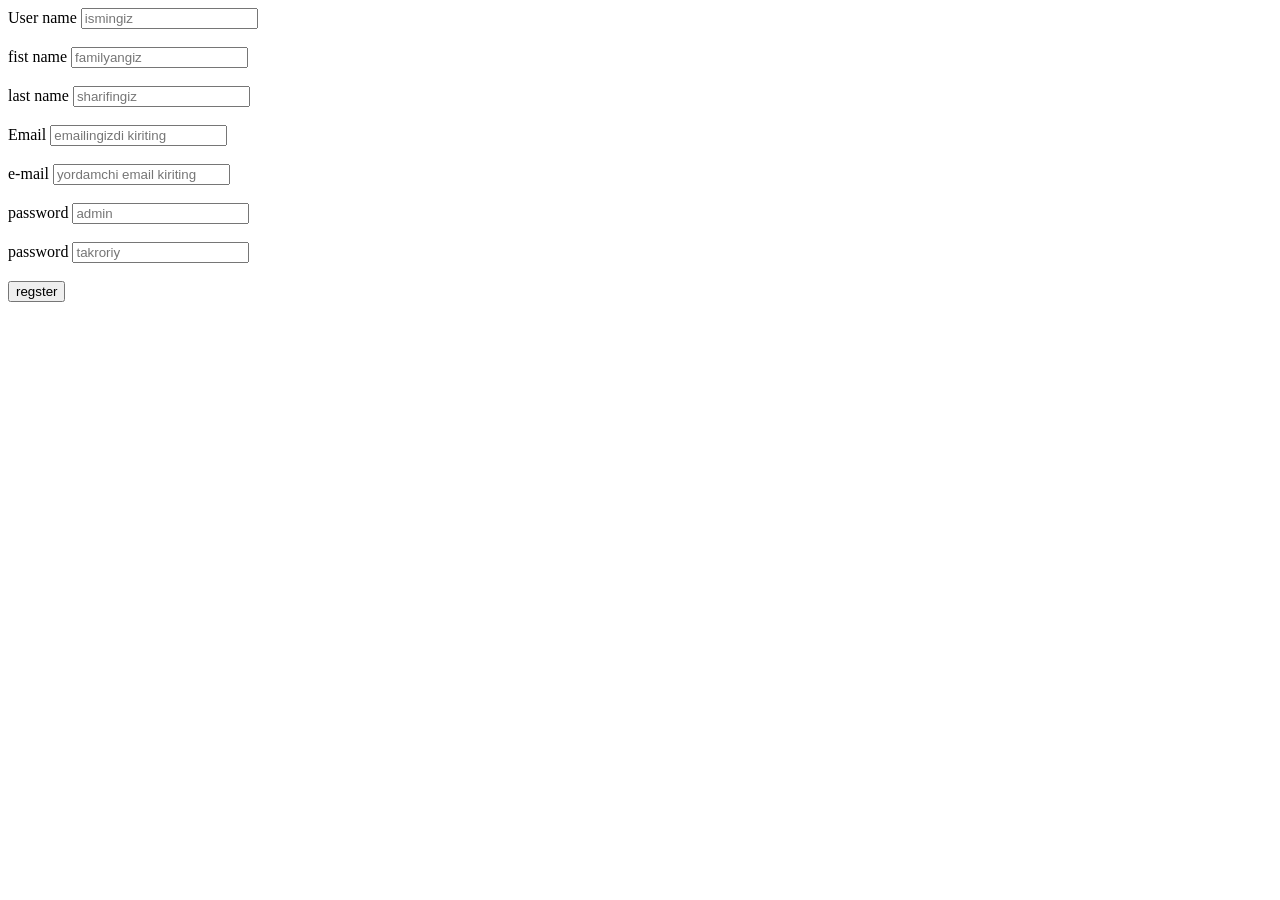
<file: html/2.html>
<!DOCTYPE html>
<html lang="en">
<head>
    <meta charset="UTF-8">
    <meta http-equiv="X-UA-Compatible" content="IE=edge">
    <meta name="viewport" content="width=device-width, initial-scale=1.0">
    <title>Document</title>
</head>
<body>
    <form action="">
        <div>
            <label for="name"> User name</label>
            <input type="text" id="name" name="name" placeholder="ismingiz">
        </div>
        <br>
        <div>
            <label for="ter"> fist name</label>
            <input type="text" id="ter" name="name" placeholder="familyangiz">
        </div>
        <br>
        <div>
            <label for="name"> last name</label>
            <input type="text" id="name" name="name" placeholder="sharifingiz">
        </div>
        <br>
        <div>
            <label for="name"> Email</label>
            <input type="email" id="name" name="name" placeholder="emailingizdi kiriting">
        </div> 
        <br>
        <div>
            <label for="name">e-mail</label>
            <input type="email" id="name" name="name" placeholder="yordamchi email kiriting">
        </div>
        <br>
        <div>
            <label for="name"> password</label>
            <input type="password" id="name" name="name" placeholder="admin">
        </div>
        <br>
        <div>
            <label for="name"> password</label>
            <input type="password" id="name" name="name" placeholder="takroriy">
        </div>
        <br>
        <button>regster</button>
    </form>
</body>
</html>
</file>
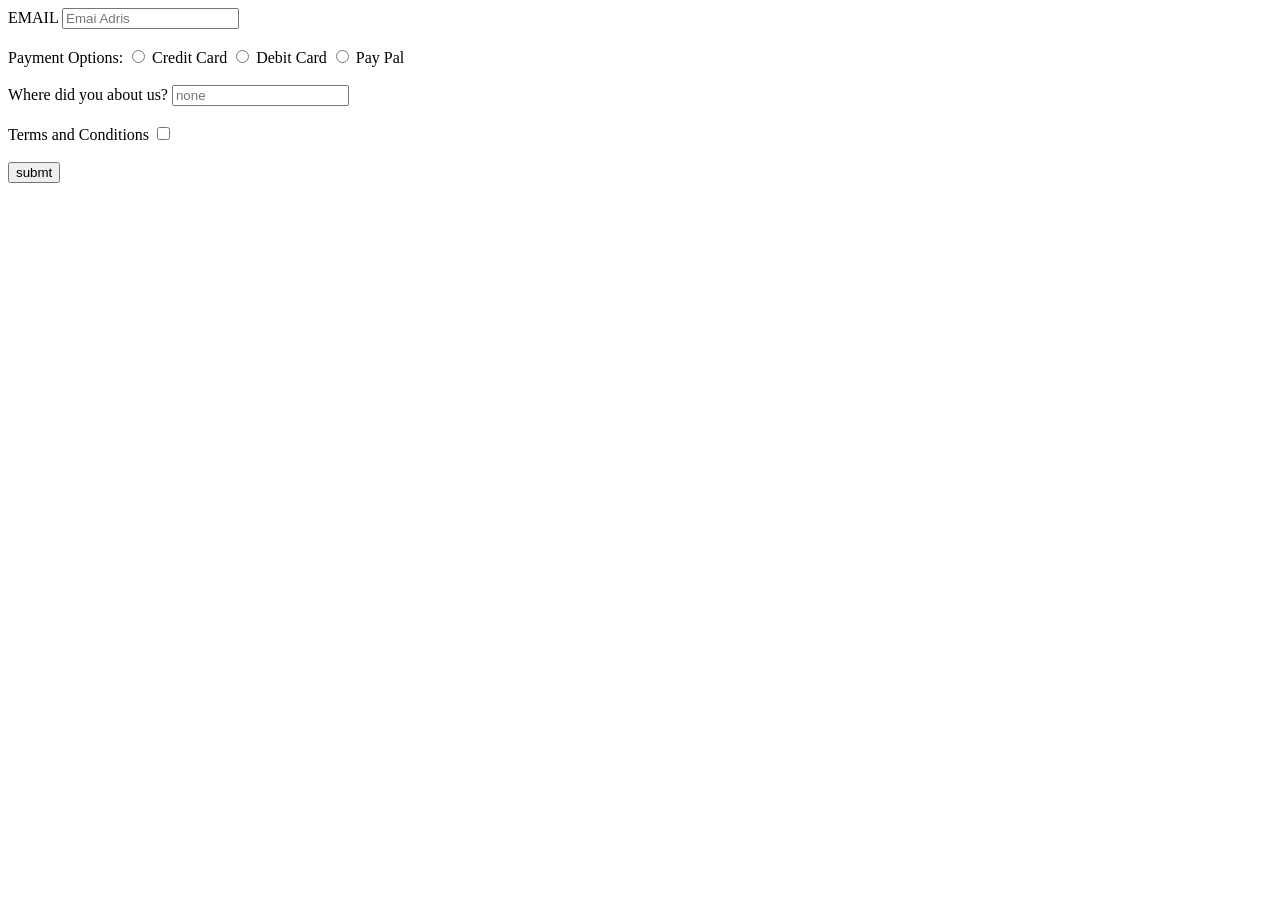
<file: html/table.html>
<!DOCTYPE html>
<html lang="en">
<head>
    <meta charset="UTF-8">
    <meta http-equiv="X-UA-Compatible" content="IE=edge">
    <meta name="viewport" content="width=device-width, initial-scale=1.0">
    <title>Document</title>
</head>
<body>
<form action="">
    <div>
        <label for="email">EMAIL</label>
        <input type="email" id="email" name="email" placeholder="Emai Adris">
    </div>
    <br>
    <div>
        Payment Options:
    
        <input type="radio"> Credit Card
        <input type="radio"> Debit Card
        <input type="radio"> Pay Pal
    </div>
    <br>
    <div>
        <label for="none" >  Where did you about us?</label>
        <input type="number" id="none"  placeholder="none" >
    </div>
    <br>
    <div>
        <label for="terms">Terms and Conditions</label>
        <input type="checkbox">
    </div>
    <br>
    <div>
        <button>submt</button>
    </div>
</form>
</body>
</html>
</file>
<file: css/style-desktop.css>
/*Shahzod Maxammatov*/
/*Tel:(90) 192-99-00*/
/*Telegram:@Shakhzod_Makhammatov*/
*{margin: 0;padding: 0;}
a{
    text-decoration: none!important;
}
body{ 
    background-color: #062c33!important;
}
/*header-begin*/
    header{
         width: 100%;
         margin: 0 auto;
         box-sizing: border-box;
         background-color: #fff;
         background-image: url("../images/header-bg.png");
         background-repeat: no-repeat;
         background-size: cover;
    }
    .top-banner{
         height: 70px;
         box-sizing: border-box;
         position: relative;
    }
    .top-banner-bg-color{
        width: 100%;
        height: 70px;
        position: absolute;
        opacity: 0.5;
        border-bottom: 2px solid #7d80c977;
        background-color: #14195e46;
    }
    .title-page{
        height: 100%;
        box-sizing: border-box;
    }
    .title-page h1 a{
        color: #fff;
        font-size: 24px;
        font-weight: bold;
    }
    .title-page a{
        color: #fff;
        font-size: 24px;
        font-weight: bold;
    }
    
    .my-full-information{
        width: 100%;
        height: auto;
    }
    .about-me{
        width: 100%;
    }
    .about-me h2{
        color: #fff;
        font-weight: 300;
        font-size: 24px;
        margin-top: 125px;
    }
    .about-me h2 span{
        background-color: #23232d;
        padding: 7px;
        border-radius: 5px;
        font-weight: 400;
    }
    .about-me h4{
        color: #fff;
        font-size: 45px;
        margin-top: 20px;
        font-weight: 600;
    }
    .about-me p{
        color: #fff;
        margin-top: 20px;
        font-weight: 600;
        line-height: 25px;
    }
    .about-me a{
        color: #ffffff;
        background-color: #404be1;
        padding: 15px 35px;
        transition: all 0.5s ease;
        font-size: 18px;
        font-weight: 500;
        border-radius: 30px;
        margin-top: 20px;
        margin-right: 10px;
        margin-bottom: 125px;
        display: inline-block;
    }
    .about-me .portfolio-button{
        background-color: #fff!important;
        color: #000;
    }
    .about-me .portfolio-button:hover{
        background-color: #404be1!important;
        color: #fff;
    }
    .about-me .resume{
        background-color: #404be1!important;
        color: #fff;
    }
    .about-me .resume:hover{
        background-color: #fff!important;
        color: #000;
    }
    .my-img{
        width: 100%;
    }
    #remove{
        display: none;
    }
/*header-end*/

/*about-me-content begin*/

#about-me-content{
    background-color: #fff;
    margin: 0 auto;
    box-sizing: border-box;
    padding: 100px 0px;
}
.about-me-img{
    box-sizing: border-box;
}
.about-me-text{
    box-sizing: border-box;
}
.about-me-text h2{
    font-size: 38px;
    font-weight: bold;
}
.about-me-text h4{
    font-size: 22px;
    font-weight: 700;
}
.about-me-text p{
    line-height: 28px;
}
.about-me-text .about-button a{
    color: #ffffff;
    background-color: #404be1;
    padding: 15px 35px;
    transition: all 0.5s ease;
    font-size: 18px;
    font-weight: 500;
    border-radius: 30px;
    margin-top: 20px;
    margin-right: 10px;
    display: inline-block;
}
.about-me-text .about-button a:nth-child(2){
    background-color: transparent;
    color: #000;
    box-shadow: rgba(0, 0, 0, 0.357) 0px 0px 7px 1px;
}
.about-me-text .about-button a:nth-child(1):hover{
    background-color: transparent;
    color: #000;
    box-shadow: rgba(0, 0, 0, 0.357) 0px 0px 7px 1px;
}
.about-me-text .about-button a:nth-child(2):hover{
    background-color: #404be1;
    color: #fff;
}
/*about-me-content end*/

/*experience begin*/
#experience {
    background-color: #f6f7fd;
    padding: 100px 0 120px 0;
}
.experience-text{
    box-sizing: border-box;
}
.experience-text h2{
    font-size: 16px;
    margin: 0;
    letter-spacing: 1px;
    color: #474ce9;
    font-weight: 400;
}
.experience-text h4{
    font-size: 30px;
    margin: 0;
    letter-spacing: 1px;
    font-weight: 600;
}
.experience-text p{
    color: #242732;
    font-weight: 400;
}
.experience-text a{
    color: #ffffff;
    background-color: #404be1;
    padding: 15px 35px;
    transition: all 0.5s ease;
    font-size: 18px;
    font-weight: 500;
    border-radius: 30px;
    margin-top: 20px;
    display: inline-block;
}
.experience-text a:hover{
    background-color: transparent;
    color: #000;
    box-shadow: rgba(0, 0, 0, 0.357) 0px 0px 7px 1px;
}
.experience-block{
    box-sizing: border-box;
}
.logo-company{
    width: 180px;
    height: 205px;
    background-color: #fff;
    transition: all 0.5s ease 0s;
    padding: 10px;
}
.logo-company h2{
    font-size: 24px;
    font-weight: 400;
}
.logo-company p{
    font-size: 18px;
    font-weight: 400;
}
.logo-company:hover{
    background-color: #fff;
    border-radius: 0px 30px 0px 30px;
    transition: all 1.2s ease 0s;
    box-shadow: #69dfed 0px 0px 30px 1px;
}
/*experience end*/

/*services begin*/

#services-content{
    padding: 100px 0px 100px 0px;
    background-color: #fff;
}
.services-title{
    display: flex;
    justify-content: center;
    align-items: center;
    flex-direction: column;
}
.services-title h2{
    font-weight: 800;
    font-size: 40px;
    margin: 0px;
}
.services-title p{
    font-weight: 400;
}
.services-box{
    height: 245px;
    background-color: rgb(255, 255, 255);
    text-align: center;
    box-shadow: rgba(233, 233, 248, 0.384) 0px 0px 20px 5px;
    padding: 30px;
    transition: all 0.4s ease 0s;
    display: flex;
    flex-direction: column;
    justify-content: center;
    align-items: center;
}
.services-box i{
    font-size: 45px;
    color: rgb(62, 67, 233);
}
.service-info h4 {
    margin-bottom: 0px;
    font-weight: 600;
    font-size: 20px;
}
.service-info p {
    font-weight: 400;
    color: rgb(145, 137, 137);
    font-size: 15px;
    margin: 10px 0px 0px;
}
.services-box:hover{
    background-color: #69dfed;
    border-radius: 0px 30px 0px 30px;
    transition: all 1.2s ease 0s;
    box-shadow: #69dfed 0px 0px 30px 1px;
}
/*services end*/

/*our-portfolio-content begin*/

#our-portfolio-content{
     padding: 70px 0px 60px 0px;
     background-color: rgb(246, 247, 253);
}
.our-portfolio-title{
    display: flex;
    flex-direction: column;
    justify-content: center;
    align-items: center;
}
.our-portfolio-title h2{
    font-weight: 800;
    font-size: 40px;
    margin: 0px;
}
.our-portfolio-title p{
    font-weight: 400;
}
.our-portfolio-title .types-list{
    display: flex;
    list-style: none;
}
.types-list li a{
    color: #242732;
    padding-bottom: 15px;
    font-weight: 500;
    transition: all .4s ease;
    border-bottom: 2px solid #f6f7fd;
    font-size: 22px;
    display: block;
}
.types-list li .active{
    border-bottom: 2px solid #3e43e9;
    color: #3e43e9;
}
.types-list li a:hover{
    border-bottom: 2px solid #3e43e9;
    color: #3e43e9;
}
.portfolio-img-name-link{
    width: 100%;
    height: 100%;
    position: relative;
    overflow: hidden;
    background-color: #000;
    cursor: pointer;
}
.portfolio-img-name-link img {
    width: 100%;
    height: 100%;
    transition: all .4s ease;
}
.brand{
    position: absolute;
    top: 15px;
    right: -70px;
    transition: all .4s ease;
}
.brand a{
    text-transform: uppercase;
    color: #ffffff;
    background-color: #3e43e9;
    padding: 5px 7px;
    border-radius: 5px;
    font-size: 14px;
    font-weight: 400;
}
.brand a:hover{
    color: #fff3cd;
}
.name-portfolio-link {
    position: absolute;
    bottom: -100px;
    display: flex;
    align-items: center;
    padding: 0 15px;
    justify-content: space-between;
    width: 100%;
    transition: all .3s ease;
}
.name-portfolio-link .name-portfolio h4 {
    margin: 0;
    color: #fff;
    font-weight: 600;
    font-size: 19px;
}
.link-portfolio a {
    color: #fff;
    font-size: 18px;
    margin-left: 15px;
    font-weight: 600;
}
.portfolio-img-name-link:hover>img{
    opacity: 0.7;
    transform: scale(1.07);
}
.portfolio-img-name-link:hover .brand{
    right: 15px;
}
.portfolio-img-name-link:hover .name-portfolio-link{
    bottom: 15px;
}
/*our-portfolio-content end*/

/*clients begin*/
#clients-content{
    padding:100px 0px 100px 0px;
    background-image: url("../images/test-img.png");
    background-size: cover;
    background-repeat: no-repeat;
}
#clients-content h2{
    color: rgb(255, 255, 255);
    font-weight: 800;
    font-size: 35px;
    margin: 0px;
}
#clients-content h4{
    color: rgb(255, 255, 255);
    font-weight: 500;
    margin: 7px 0px 0px;
    font-size: 16px;
}
.david-view{
    background-color: rgb(255, 255, 255);
    margin-top: 60px;
    position: relative;
    padding: 40px 30px;
}
.david-view p{
    color: rgb(34, 34, 34);
    font-weight: 400;
    margin: 0px;
    padding: 0px;
}
.david-view::after {
     content: "";
     position: absolute;
     width: 40px;
     height: 40px;
     left: 20px;
     bottom: -10px;
     background-color: rgb(255, 255, 255);
     transform: rotate(30deg);
 }
.david-img img{
    width: 111px;
    height: 111px;
    border-radius: 50%;
}
.david-text h5{
    color: #fff;
}
.david-text h6{
    color: #fff;
}
.david-text h6 span{
    color: rgb(62, 67, 233);
    font-weight: 400;
}
.david-text i{
    color: rgb(233, 149, 6);
    font-size: 17px;;
}
.david-text i:last-child{
    color: #fff;
}
.pagination a{
    color: rgb(255, 255, 255);
    background-color: rgb(62, 67, 233);
    padding: 2px 10px;
    font-size: 18px;
}
.pagination a:hover{
    color: rgb(46, 52, 58);
    background-color: rgb(127, 233, 213);
    padding: 2px 10px;
}
.numbers-item-logo i{
    font-size: 60px;
    color: #3e43e9;
}
.numbers-item-info h5{
    color: #fff;
    font-weight: 800;
    font-size: 20px;
}
.numbers-item-info p{
    color: #fff;
    font-size: 14px;
    line-height: 1.4;
    font-weight: 400;
}
/*clients end*/

/*blog begin*/

#blog-content{
    padding: 70px 0px 50px 0px;
    background-color: #fff;
}
.blog-title{
    display: flex;
    justify-content: center;
    align-items: center;
    flex-direction: column;
}
.blog-title h2{
    font-weight: 800;
    font-size: 40px;
    margin: 0px;
}
.blog-title p{
    font-weight: 400;
}
.blog-img-name-link{
    width: 100%;
    height: 100%;
    position: relative;
    overflow: hidden;
    background-color: #000;
    cursor: pointer;
    border: 1px solid #fff;
}
.blog-img-name-link img {
    width: 100%;
    height: 100%;
    transition: all .4s ease;
}
.news{
    position: absolute;
    top: 15px;
    right: -70px;
    transition: all .4s ease;
}
.news a{
    text-transform: uppercase;
    color: #ffffff;
    background-color: #3e43e9;
    padding: 5px 7px;
    border-radius: 5px;
    font-size: 14px;
    font-weight: 400;
}
.news a:hover{
    color: #fff3cd;
}
.blog-img-name-link:hover>img{
    opacity: 0.7;
    transform: scale(1.07);
}
.blog-img-name-link:hover .news{
    right: 15px;
}
.blog-img-name-info h4{
    margin: 10px 0 0 0;
    font-size: 14px;
    font-weight: 400;
}
.blog-img-name-info h3{
    margin: 5px 0;
    color: #23232d;
    font-weight: 500;
    font-size: 25px;
    transition: all .5s ease;
}
.blog-img-name-info h3:hover{
    color: #2e33a9;
}
.blog-img-name-info p{
    color: #23232d;
    font-weight: 400;
    line-height: 1.5;
    font-size: 17px;
}
/*blog end*/

/*project-mind begin*/
#project-mind{
    background-color: #f6f7fd;
    padding: 70px 0 80px 0;
    position: relative;
    z-index: 0;
}
.project-mind-title{
    display: flex;
    justify-content: center;
    align-items: center;
    flex-direction: column;
}
.project-mind-title h2{
    font-weight: 800;
    font-size: 40px;
    margin: 0px;
}
.project-mind-title p{
    font-weight: 400;
}
/*project-mind end*/

/*get-quate begin*/

#get-quate{
    height: 1100px;
    position: relative;
    z-index: 0;
    background-repeat: no-repeat;
    background-position: center center;
    background-color: #fff;
    background-size: cover;
    background-image: url(../images/map.png);
}
.get-quate-information{
    background-color: rgb(255, 255, 255);
    position: absolute;
    width: 100%;
    height: 850px;
    z-index: 2;
    top: -60px;
    box-shadow: rgba(246, 246, 254, 0.776) 0px 0px 20px 5px;
    border-radius: 10px;
}
.get-quate-title{
    display: flex;
    justify-content: center;
    align-items: center;
    flex-direction: column;
}
.get-quate-title h2{
    font-weight: 800;
    font-size: 40px;
    margin: 0px;
}
.get-quate-title p{
    margin-top: 5px;
    font-weight: 400;
}
.get-quate-form form select{
    border-top-width: initial;
    border-right-width: initial;
    border-left-width: initial;
    border-top-color: initial;
    border-right-color: initial;
    border-left-color: initial;
    background-color: rgb(255, 255, 255);
    font-size: 17px;
    width: 100%;
    padding-bottom: 10px;
    border-style: none none solid;
    border-image: initial;
    outline: none;
    border-bottom: 1px solid rgb(173, 173, 173);
}
.group input{
    width: 100%;
    height: 30px;
    border: none;
    outline: none;
    border-bottom: 1px solid #adadad;
}
.group input:focus .group label{
    position: absolute;
    top: -20px;
}
.group label{
    position: absolute;
    left: 0;
    top: -20px;
    font-size: 17px;
    color: #000000;
    transition: all .3s ease;
}
.message-group {
    height: 100%;
    width: 100%;
    position: relative;
}
.message-group textarea {
    height: 100%;
    width: 100%;
    border: none;
    border-bottom: 1px solid #adadad;
    outline: none;
}
.message-group label {
    position: absolute;
    left: 0;
    top: -24px;
    font-size: 17px;
    color: #000000;
    transition: all .3s ease;
}
.sendmessage-button a {
    color: #fff;
    background-color: #474ce9;
    padding: 10px 25px;
    border-radius: 40px;
}
.sendmessage-button a:hover{
    background-color: transparent;
    border: 1px solid #474ce9;
    color: #000!important;
}
.details i {
    font-size: 60px;
    color: #3e43e9;
}
.details h4 {
    font-size: 25px;
    margin: 10px 0;
    color: #242732;
    font-weight: 700;
}
.details p {
    font-size: 14px;
    font-weight: 500;
    line-height: 20px;
}
/*get-quate end*/

/*footer begin*/
footer {
    background-color: #f6f7fd;
    padding: 70px 0;
}
footer h3{
    text-transform: uppercase;
    font-size: 22px;
    font-weight: 600;
    margin: 0;
}
footer p {
    margin: 10px 0;
    font-weight: 400;
    color: #242732;
    font-size: 16px;
    line-height: 1.8;
}
.social-media-info{
    display: flex;
    flex-direction: column;
    justify-content: center;
}
.social-media-info ul{
    list-style: none;
    display: flex;
    justify-content: flex-end;
}
.social-media-info ul li {
    margin: 0 0 0 15px;
}
.social-media-info ul li a{
    text-decoration: none;
    color: #888888;
    transition: all .2s ease;
}
.social-media-info ul li a i {
    color: #242732;
    font-size: 18px;
}
.social-media-info p {
    text-align: end;
    margin: 10px 0 0 0;
    font-weight: 400;
}

/*footer end*/

.get-a-quate {
    border-radius: 40px;
    width: 150px;
    height: 40px;
}

.navbar {
    width: 100%;
    z-index: 1;
    background-color: inherit;
}

.menu-toggle div {
    width: 40px;
    height: 7px;
    background-color: black;
    margin-bottom: 4px;
}

.menu-toggle {
    display: none;
    cursor: pointer;
}


.toggle .line1 {
    transform: rotate(-45deg) translate(-10px, 6px);
    transition: 1s ease-in-out;
}
.toggle .line2 {
    opacity: 0;
    transition: 0.5s ease-in-out;
}
.toggle .line3 {
    transform: rotate(45deg) translate(-10px, -6px);
    transition: 1s ease-in-out;
}



















/*Animatsiya begin*/
     @keyframes menu-animation {
         from{
             transform: translateX(-300px);
         }
         to{
             transform: translateX(0px);
         }
     }
     @keyframes menu-animation-right {
        from{
            transform: translateX(0px);
        }
        to{
            transform: translateX(-300px);
        }
    }
/*Animatsiya end*/
</file>
<file: css/media.css>
/*Extra Small*/
@media screen and (max-width: 576px){
       /*header begin*/
        .about-me{
            display: flex;
            flex-direction: column;
            align-items: center;
            margin-top:50px;
        }
        .about-me h2{
            font-size: 17px!important;
            margin-top: 70px;
        }
        .about-me h4{
            text-align: center;
        }
        .about-me p{
            text-align: center;
        }
        .about-me a{
            margin-bottom:  70px;
        }
        .menu-left{
            display: none;
            position: fixed;
            height: 100%;
            top: 70px;
        }
        .top-banner{
            width: 100%;
            background-color: #fff;
            position: fixed;
            z-index: 5;
        }
        .top-banner-bg-color{
            background-color: transparent;
        }
        .title-page h1 a{
            color: #000;
        }
        .title-page a{
            color: #000;
        }
      /*header end*/

      /*about-me-content begin*/
       .about-me-text span{
           line-height: 40px;
       }
      .about-me-text .about-button a{
          font-size: 16px;
      }
      /*about-me-content end*/

      /*experience begin*/

      .experience-text h4{
          font-size: 24px;
      }
      .logo-company{
          margin-top: 25px;
      }

      /*experience end*/

      /*services begin*/
      #services-content {
            padding: 60px 0px 60px 0px;
      }
      .marketing1{
          display: none;
      }
      /*services end*/

    /*our-portfolio-content begin*/
    #our-portfolio-content{
        padding: 60px 0px 60px 0px;
    }
    /*our-portfolio-content end*/


    /*clients begin*/
    #clients-content{
        padding: 50px 0px 50px 0px;
    }
    #clients-content h2{
        font-size: 24px;
    }
    #clients-content h4{
        font-size: 12px;
        line-height: 1.4;
    }
    .david-text h5{
        font-size: 14px;
    }
    .david-text h6{
        font-size: 16px;
    }
    .david-text i{
        font-size: 15px;
    }
    .numbers-item-logo i{
        font-size: 45px;
    }
    /*clients end*/

    /*blog begin*/

    #blog-content{
        padding: 50px 0px 30px 0px;
        background-color: #fff;
    }
    .blog-img-name-info h3 {
        font-size: 18px;
    }
    .blog-img-name-info p {
        font-size: 14px;
    }

    /*blog end*/

    /*project-mind begin*/
    #project-mind{
        padding: 50px 0px 30px 0px;
    }
    .project-mind-title h2 {
        font-size: 25px;
    }
    /*project-mind end*/
    /*get-quate begin*/

    #get-quate{
        padding:70px 0px 70px 0px;
        height: 1700px;
        background-color: #fff;
    }
    .get-quate-information{
        height: 1050px;
    }
    .details{
        margin-top: 15px;
        margin-bottom: 15px;
    }
    /*get-quate end*/

    /*footer begin*/
    footer {
        background-color: #f6f7fd;
        padding: 50px 0;
    }
    .resume-footer{
        display: flex;
        flex-direction: column;
        justify-content: center;
        align-items: center;
    }
    .resume-footer p{
        text-align: center;
    }
    .social-media-info{
        display: flex;
        flex-direction: column;
        justify-content: center;
        align-items: center;
    }
    /*footer end*/
}
/*Small*/
@media screen and (max-width: 767px) and (min-width: 576px){

    /*header begin*/
    #menu-button{
        background-color: mediumblue;
        
        transition: all .8s ease;

    }
    #menu-button:hover{
        background-color: transparent;
        color: #000;
        border:1px solid mediumblue;
    }
    .menu-left{
        display: none;
        position: fixed;
        height: 100%;
        top: 70px;
    }
    .top-banner{
        width: 100%;
        background-color: #fff;
        position: fixed;
        z-index: 5;
    }
    .top-banner-bg-color{
        background-color: transparent;
    }
    #remove{
        display: none;
    }
    .title-page h1 a{
             color: #000;
         }
    .title-page a{
        color: #000;
    }

    /*header end*/

    /*services begin*/
    #services-content {
        padding: 60px 0px 60px 0px;
    }
    .marketing1{
        display: none;
    }
    /*services end*/

    /*our-portfolio-content begin*/
    #our-portfolio-content{
        padding: 60px 0px 60px 0px;
    }
    /*our-portfolio-content end*/


    /*clients begin*/

    /*clients end*/

    /*get-quate begin*/

    #get-quate{
        padding:70px 0px 70px 0px;
        height: 1600px;
        background-color: #fff;
    }
    .get-quate-information{
        height: 1000px;
    }
    /*get-quate end*/

    /*footer begin*/
    footer {
        background-color: #f6f7fd;
        padding: 50px 0;
    }
    /*footer end*/

}
/*Medium*/
@media screen and (max-width: 991px) and (min-width: 768px){
    /*header begin*/
    .menu-left{
        display: none;
        position: fixed;
        height: 100%;
        top: 70px;
    }
    .top-banner{
        width: 100%;
        background-color: #fff;
        position: fixed;
        z-index: 5;
    }
    #menu-button:hover{
        background-color: transparent;
        color: #000;
        border:1px solid mediumblue;
    }
    .top-banner-bg-color{
        background-color: transparent;
    }
    #remove{
        display: none;
    }
    .title-page h1 a{
        color: #000;
    }
    .title-page a{
        color: #000;
    }
    #menu-button{
        background-color: mediumblue;
        color: #fff;
        transition: all .8s ease;
    }
    /*header end*/

    /*about-me-content begin*/
    #about-me-content{
        padding: 40px 0px;
    }
    /*about-me-content end*/

    /*experience begin*/
    #experience {
        background-color: #f6f7fd;
        padding: 60px 0 60px 0;
        border: 2px dashed darkred;
    }
    /*experience end*/

    /*services begin*/
    #services-content {
        padding: 60px 0px 60px 0px;
    }
     .service-block{
         display: flex;
         justify-content: space-around;
     }
    .md-block{
        -ms-flex: 0 0 41.666667%;
        flex: 0 0 41.666667%;
        max-width: 41.666667%;
    }
    .marketing2{
        display: none;
    }
    /*services end*/

    /*our-portfolio-content begin*/
    #our-portfolio-content{
        padding: 60px 0px 60px 0px;
    }
    /*our-portfolio-content end*/

    /*get-quate begin*/

    #get-quate{
        padding:70px 0px 70px 0px;
        height: 1450px;
        background-color: #fff;
    }
    .details{
        margin-top: 20px;
    }
    /*get-quate end*/

    /*footer begin*/
    footer {
        background-color: #f6f7fd;
        padding: 50px 0;
    }
    /*footer end*/

}
/*Large*/
@media screen and (max-width: 1199px) and (min-width: 992px){

    /*header begin*/

    .title-page h1 a{
        color: #000;
    }
    .title-page a{
        color: #000;
    }
    .menu-left{
        display: none;
        position: fixed;
        height: 100%;
        top: 70px;
     }
    .top-banner{
        width: 100%;
        background-color: #fff;
        position: fixed;
        z-index: 5;
    }
    #menu-button:hover{
        background-color: transparent;
        color: #000;
        border:1px solid mediumblue;
    }
    .top-banner-bg-color{
        background-color: transparent;
    }
    #remove{
        display: none;
    }
    #menu-button{
        background-color: mediumblue;
        color: #fff;
        transition: all .8s ease;
    }

    /*header end*/
    /*about-me-content begin*/
    #about-me-content{
        padding: 60px 0px;
    }
    /*about-me-content end*/
    /*services begin*/
    #services-content {
        padding: 60px 0px 60px 0px;
    }
    .service-block{
        display: flex;
        justify-content: space-around;
    }
    .md-block{
        -ms-flex: 0 0 41.666667%;
        flex: 0 0 41.666667%;
        max-width: 41.666667%;
    }
    .marketing2{
        display: none;
    }
    /*services end*/

    /*our-portfolio-content begin*/
    #our-portfolio-content{
        padding: 60px 0px 60px 0px;
    }
    /*our-portfolio-content end*/


    /*clients begin*/

    /*clients end*/
    /*get-quate begin*/

    #get-quate{
        padding:70px 0px 70px 0px;
        height: 1100px;
        background-color: #fff;
    }
    .details p {
        font-size: 12px;
    }
    /*get-quate end*/

    /*footer begin*/
    footer {
        background-color: #f6f7fd;
        padding: 50px 0;
    }
    /*footer end*/


}
/*Extra Large*/
@media  (min-width: 1200px){

    /*header begin*/

    .menu-left{
        display: none!important;
    }

    /*header end*/

    /*services begin*/
    #services-content {
        padding: 60px 0px 60px 0px;
    }
    .marketing1{
        display: none;
    }
    /*services end*/

    /*footer begin*/
    footer {
        background-color: #f6f7fd;
        padding: 50px 0;
    }
    /*footer end*/

}

/*    Qo'shimcha media*/

@media ( max-width: 320px){
    /*header begin*/
    .about-me{
    display: flex;
    flex-direction: column;
    align-items: center;
    }
    .about-me h2{
        font-size: 14px!important;
        margin-top: 70px;
    }
    .about-me h4{
        font-size: 40px!important;
    }
    .about-me a{
        font-size: 15px;
        margin-bottom: 70px;
    }
    /*header end*/

    /*about-me-content begin*/
    .about-me-text .about-button a{
        font-size: 14px;
        padding: 10px 30px;
    }
    /*about-me-content end*/

    /*our-portfolio-content begin*/
    .our-portfolio-title h2 {
        font-weight: 800;
        font-size: 38px;
        margin: 0px;
    }
    .types-list li a{
        font-size: 15px;
    }
    /*our-portfolio-content end*/

    /*clients begin*/
    .numbers-item-logo i{
        font-size: 30px;
    }
    #clients-content h2{
        font-size: 22px;
    }
    .david-text h6{
        font-size: 10px;
    }
    .david-text i{
        font-size: 9px;
    }
    /*clients end*/

    /*blog begin*/

    #blog-content{
        padding: 50px 0px 30px 0px;
        background-color: #fff;
    }
    .blog-img-name-info h3 {
        font-size: 16px;
    }
    .blog-img-name-info p {
        font-size: 14px;
    }

    /*blog end*/

    /*project-mind begin*/
    .project-mind-title h2 {
        font-size: 21px;
    }
    .project-mind-title p {
        font-size: 14px;
    }
    /*project-mind end*/

    /*get-quate begin*/

    #get-quate{
        padding:70px 0px 70px 0px;
        height: 1720px;
        background-color: #fff;
    }
    .get-quate-information{
        height: 1060px;
    }
    .get-quate-title h2{
        font-size: 38px;
    }
    /*get-quate end*/

    /*footer begin*/
    footer {
        background-color: #f6f7fd;
        padding: 30px 0 15px;
    }
    /*footer end*/

}
@media ( max-width: 280px){
    /*header begin*/
    .about-me{
        display: flex;
        flex-direction: column;
        align-items: center;
    }
    .about-me h2{
        font-size: 12px!important;
        margin-top: 70px;
    }
    .about-me h4{
        font-size: 34px!important;
    }
    .about-me a{
        font-size: 14px;
        margin-bottom: 70px;
        padding: 10px 26px;
    }
    .menu-left{
        width: 200px;
    }
    #menu-button{
        font-size: 13px;
        padding: 10px 11px;
    }
    /*header end*/

    /*about-me-content begin*/
    #about-me-content{
        padding: 40px 0px;
    }
    .about-me-text span a{
        font-size: 14px;
    }
    .about-me-text .about-button a{
        font-size: 14px;
        padding: 8px 20px;
    }
    /*about-me-content end*/

    /*services begin*/
    .services-title p{
        text-align: center;
    }
    /*services end*/

    /*our-portfolio-content begin*/
    #our-portfolio-content{
        padding: 60px 0px 60px 0px;
    }
    /*our-portfolio-content end*/

    /*clients begin*/
    #clients-content h2{
        font-size: 18px;
    }
    .numbers-item-logo h5{
        font-size: 15px;
    }
    .numbers-item-logo h6{
        font-size: 15px;
    }
    .pagination a{
        display: none!important;
    }
    /*clients end*/

    /*blog begin*/

    #blog-content{
        padding: 50px 0px 30px 0px;
        background-color: #fff;
    }
    .blog-img-name-info h3{
        font-size: 15px;
    }
    .blog-img-name-info p{
        font-size: 12px;
    }
    /*blog end*/

    /*get-quate begin*/

    #get-quate{
        padding:70px 0px 70px 0px;
        height: 1670px;
        background-color: #fff;
    }
    .get-quate-information{
        height: 1020px;
    }
   .get-quate-title h2{
       font-size: 30px;
   }
    /*get-quate end*/

    /*project-mind begin*/
    .project-mind-title h2 {
        font-size: 18px;
    }
    /*project-mind end*/

    /*footer begin*/
    footer {
        background-color: #f6f7fd;
        padding: 25px 0;
    }
    footer h3{
        text-transform: uppercase;
        font-size: 22px;
        font-weight: 600;
        margin: 0;
    }
    /*footer end*/
}
@media (min-width: 768px){
    .navbar-expand-md .navbar-nav .nav-link {
        color: #000!important;
    }
    .navbar-brand {
        color: #000!important;
        
    }
}
@media screen and (max-width: 768px) {
    body {
        overflow: hidden;
    }
    .logo-company{
        width: 100%;
        margin-bottom: 15px;
    }
    .navbar-brand{
        color: black!important;
    }
    .navbar-nav {
        position: absolute;
        right: 0px;
        top: 11.7vh;
        background-color: #404BE1;
        align-items: center;
        width: 50%;
        height: 90vh;
        transform: translateX(100%);
        transition: 1s ease-in-out;
        opacity: 0;
    }
    .nav-link {
        margin-top: 20px;
    }
    .menu-toggle {
        display: block;
    }
}

.nav-active {
    transform: translateX(0%);
    opacity: 1;
}
</file>
